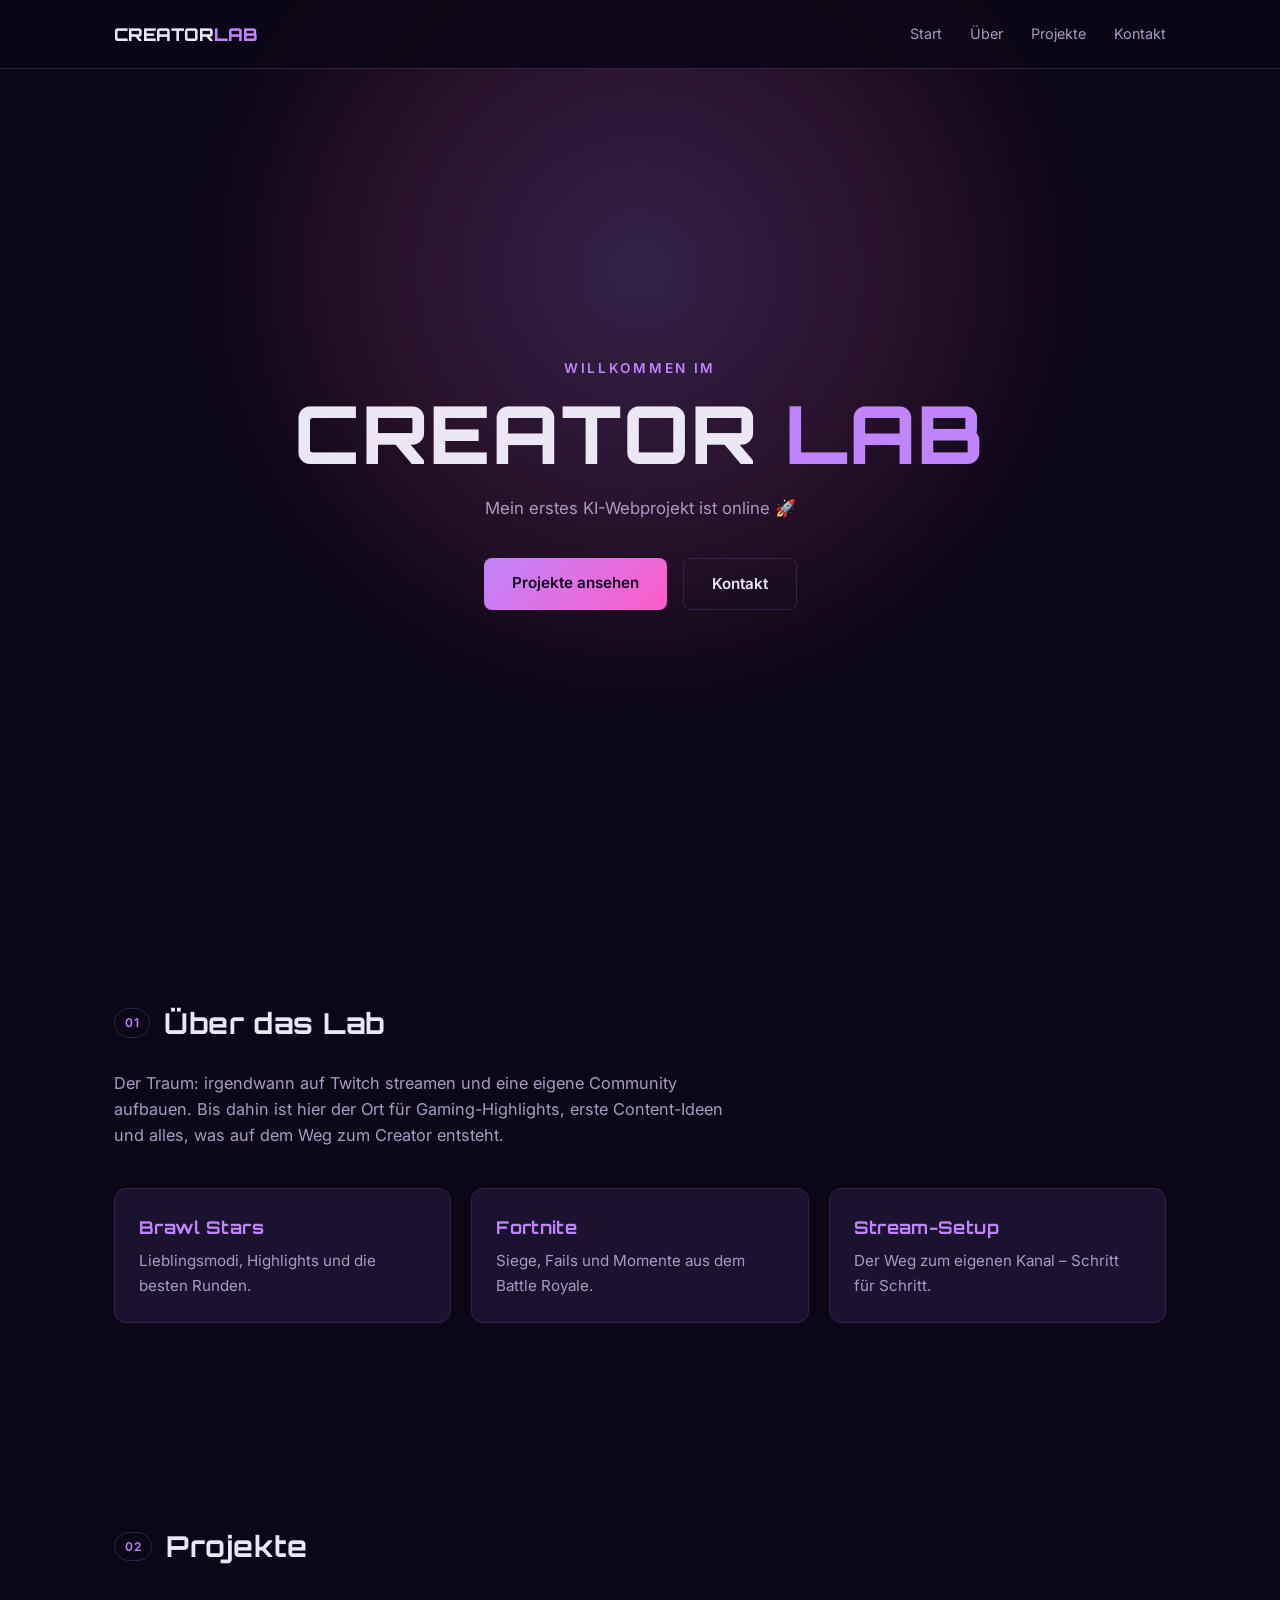
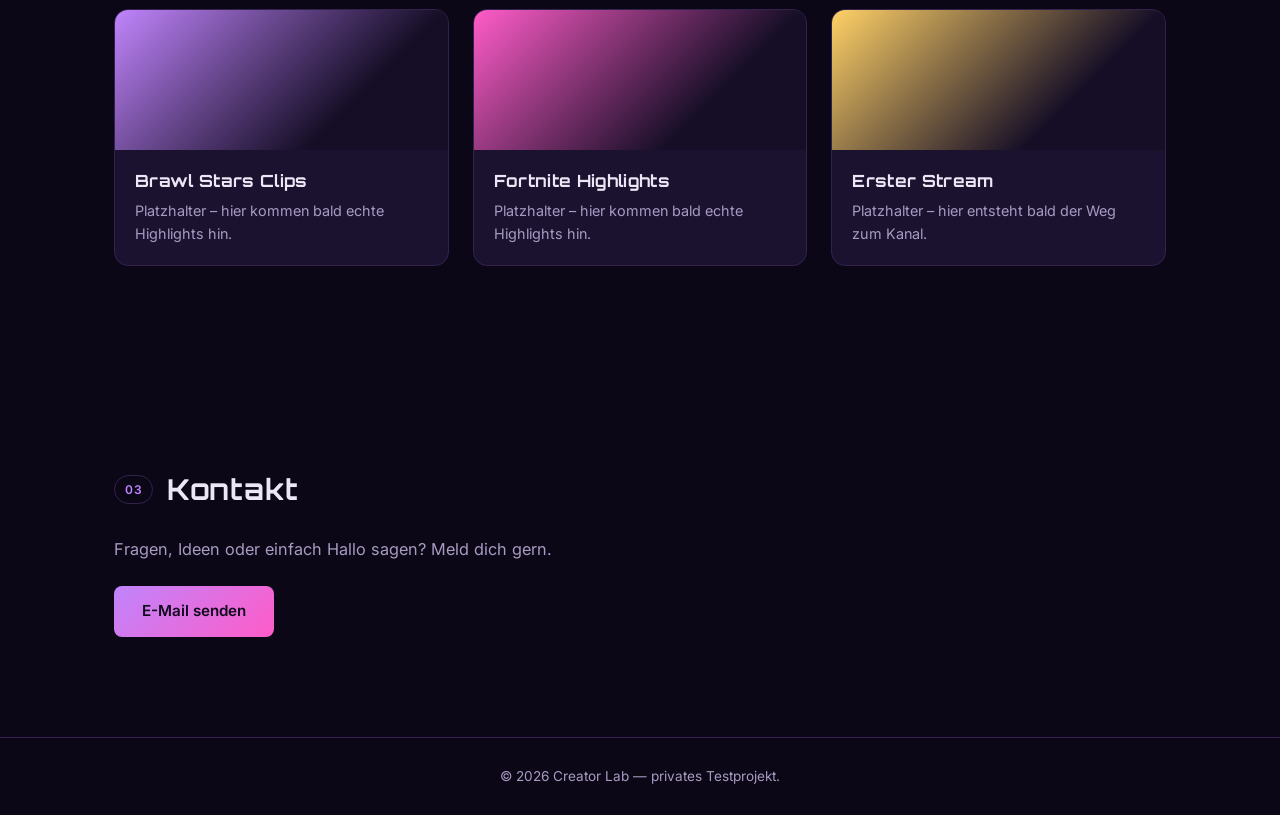
<file: index.html>
<!DOCTYPE html>
<html lang="de">
<head>
  <meta charset="UTF-8" />
  <meta name="viewport" content="width=device-width, initial-scale=1.0" />
  <title>Creator Lab</title>
  <meta name="description" content="Creator Lab – Gaming, Streaming und der Weg zum eigenen Content mit Brawl Stars und Fortnite." />
  <link rel="preconnect" href="https://fonts.googleapis.com" />
  <link rel="preconnect" href="https://fonts.gstatic.com" crossorigin />
  <link href="https://fonts.googleapis.com/css2?family=Orbitron:wght@600;800&family=Inter:wght@400;500;600&display=swap" rel="stylesheet" />
  <link rel="stylesheet" href="style.css" />
</head>
<body>

  <header class="site-header">
    <nav class="nav container">
      <a href="#top" class="logo">CREATOR<span>LAB</span></a>
      <button class="nav-toggle" aria-label="Menü öffnen" aria-expanded="false">
        <span></span><span></span><span></span>
      </button>
      <ul class="nav-links">
        <li><a href="#top">Start</a></li>
        <li><a href="#about">Über</a></li>
        <li><a href="#projects">Projekte</a></li>
        <li><a href="#contact">Kontakt</a></li>
      </ul>
    </nav>
  </header>

  <main>
    <section id="top" class="hero">
      <div class="hero-glow"></div>
      <div class="container hero-content">
        <p class="eyebrow">WILLKOMMEN IM</p>
        <h1>CREATOR <span>LAB</span></h1>
        <p class="hero-text">
          Mein erstes KI-Webprojekt ist online 🚀
        </p>
        <div class="hero-actions">
          <a href="#projects" class="btn btn-primary">Projekte ansehen</a>
          <a href="#contact" class="btn btn-ghost">Kontakt</a>
        </div>
      </div>
    </section>

    <section id="about" class="about">
      <div class="container">
        <h2><span class="tag">01</span> Über das Lab</h2>
        <p class="section-text">
          Der Traum: irgendwann auf Twitch streamen und eine eigene Community
          aufbauen. Bis dahin ist hier der Ort für Gaming-Highlights, erste
          Content-Ideen und alles, was auf dem Weg zum Creator entsteht.
        </p>
        <div class="about-grid">
          <div class="about-card">
            <h3>Brawl Stars</h3>
            <p>Lieblingsmodi, Highlights und die besten Runden.</p>
          </div>
          <div class="about-card">
            <h3>Fortnite</h3>
            <p>Siege, Fails und Momente aus dem Battle Royale.</p>
          </div>
          <div class="about-card">
            <h3>Stream-Setup</h3>
            <p>Der Weg zum eigenen Kanal – Schritt für Schritt.</p>
          </div>
        </div>
      </div>
    </section>

    <section id="projects" class="projects">
      <div class="container">
        <h2><span class="tag">02</span> Projekte</h2>
        <div class="project-grid">
          <article class="project-card">
            <div class="project-thumb thumb-1"></div>
            <h3>Brawl Stars Clips</h3>
            <p>Platzhalter – hier kommen bald echte Highlights hin.</p>
          </article>
          <article class="project-card">
            <div class="project-thumb thumb-2"></div>
            <h3>Fortnite Highlights</h3>
            <p>Platzhalter – hier kommen bald echte Highlights hin.</p>
          </article>
          <article class="project-card">
            <div class="project-thumb thumb-3"></div>
            <h3>Erster Stream</h3>
            <p>Platzhalter – hier entsteht bald der Weg zum Kanal.</p>
          </article>
        </div>
      </div>
    </section>

    <section id="contact" class="contact">
      <div class="container">
        <h2><span class="tag">03</span> Kontakt</h2>
        <p class="section-text">Fragen, Ideen oder einfach Hallo sagen? Meld dich gern.</p>
        <a href="mailto:chrigi.davatz@gmail.com" class="btn btn-primary">E-Mail senden</a>
      </div>
    </section>
  </main>

  <footer class="site-footer">
    <div class="container">
      <p>&copy; <span id="year"></span> Creator Lab — privates Testprojekt.</p>
    </div>
  </footer>

  <script src="script.js"></script>
</body>
</html>
</file>
<file: style.css>
:root {
  --bg: #0c0716;
  --bg-soft: #150e26;
  --card: #1b1230;
  --border: #33224e;
  --text: #ece7f5;
  --text-dim: #a89bc2;
  --accent: #c084fc;
  --accent-2: #ff5cc8;
  --gold: #ffd166;
  --font-display: 'Orbitron', sans-serif;
  --font-body: 'Inter', system-ui, sans-serif;
}

* { margin: 0; padding: 0; box-sizing: border-box; }

html { scroll-behavior: smooth; }

body {
  background: var(--bg);
  color: var(--text);
  font-family: var(--font-body);
  line-height: 1.6;
}

.container {
  width: 100%;
  max-width: 1100px;
  margin: 0 auto;
  padding: 0 24px;
}

a { color: inherit; text-decoration: none; }

h1, h2, h3 { font-family: var(--font-display); letter-spacing: 0.02em; }

/* Header */
.site-header {
  position: fixed;
  top: 0;
  left: 0;
  right: 0;
  z-index: 100;
  background: rgba(12, 7, 22, 0.92);
  border-bottom: 1px solid var(--border);
}

.nav {
  display: flex;
  align-items: center;
  justify-content: space-between;
  height: 68px;
}

.logo {
  font-family: var(--font-display);
  font-weight: 800;
  font-size: 1.1rem;
  color: var(--text);
}
.logo span { color: var(--accent); }

.nav-links {
  display: flex;
  gap: 28px;
  list-style: none;
}
.nav-links a {
  font-size: 0.9rem;
  color: var(--text-dim);
  transition: color 0.2s;
}
.nav-links a:hover { color: var(--accent); }

.nav-toggle {
  display: none;
  flex-direction: column;
  justify-content: center;
  gap: 5px;
  width: 32px;
  height: 32px;
  background: none;
  border: none;
  cursor: pointer;
}
.nav-toggle span {
  display: block;
  height: 2px;
  background: var(--text);
  border-radius: 2px;
}

/* Hero */
.hero {
  position: relative;
  min-height: 100vh;
  display: flex;
  align-items: center;
  overflow: hidden;
  padding-top: 68px;
}

.hero-glow {
  position: absolute;
  top: -20%;
  left: 50%;
  transform: translateX(-50%);
  width: 900px;
  height: 900px;
  background: radial-gradient(circle, rgba(192, 132, 252, 0.22), rgba(255, 92, 200, 0.12) 40%, transparent 70%);
  filter: blur(10px);
  pointer-events: none;
}

.hero-content { position: relative; z-index: 1; text-align: center; }

.eyebrow {
  color: var(--accent);
  font-size: 0.85rem;
  letter-spacing: 0.2em;
  margin-bottom: 12px;
  font-weight: 600;
}

.hero h1 {
  font-size: clamp(2.5rem, 8vw, 5rem);
  font-weight: 800;
  line-height: 1.05;
  margin-bottom: 20px;
}
.hero h1 span { color: var(--accent); }

.hero-text {
  color: var(--text-dim);
  max-width: 560px;
  margin: 0 auto 36px;
  font-size: 1.05rem;
}

.hero-actions {
  display: flex;
  gap: 16px;
  justify-content: center;
  flex-wrap: wrap;
}

.btn {
  display: inline-block;
  padding: 13px 28px;
  border-radius: 8px;
  font-weight: 600;
  font-size: 0.95rem;
  transition: transform 0.15s, box-shadow 0.15s, background 0.15s;
}
.btn-primary {
  background: linear-gradient(135deg, var(--accent), var(--accent-2));
  color: #100a1f;
}
.btn-primary:hover {
  transform: translateY(-2px);
  box-shadow: 0 8px 24px rgba(192, 132, 252, 0.3);
}
.btn-ghost {
  border: 1px solid var(--border);
  color: var(--text);
}
.btn-ghost:hover { border-color: var(--accent); color: var(--accent); }

/* Sections */
section:not(.hero) { padding: 100px 0; }

h2 {
  font-size: 1.8rem;
  display: flex;
  align-items: center;
  gap: 14px;
  margin-bottom: 24px;
}
.tag {
  font-size: 0.75rem;
  color: var(--accent);
  border: 1px solid var(--border);
  padding: 4px 10px;
  border-radius: 999px;
  font-family: var(--font-body);
  font-weight: 600;
}

.section-text {
  color: var(--text-dim);
  max-width: 640px;
  font-size: 1.02rem;
}

/* About */
.about-grid {
  display: grid;
  grid-template-columns: repeat(3, 1fr);
  gap: 20px;
  margin-top: 40px;
}
.about-card {
  background: var(--card);
  border: 1px solid var(--border);
  border-radius: 12px;
  padding: 24px;
}
.about-card h3 {
  color: var(--accent);
  font-size: 1.1rem;
  margin-bottom: 8px;
}
.about-card p { color: var(--text-dim); font-size: 0.95rem; }

/* Projects */
.project-grid {
  display: grid;
  grid-template-columns: repeat(3, 1fr);
  gap: 24px;
  margin-top: 40px;
}
.project-card {
  background: var(--card);
  border: 1px solid var(--border);
  border-radius: 14px;
  overflow: hidden;
  transition: transform 0.2s, border-color 0.2s;
}
.project-card:hover {
  transform: translateY(-4px);
  border-color: var(--accent);
}
.project-thumb {
  height: 140px;
  background: var(--bg-soft);
}
.thumb-1 { background: linear-gradient(135deg, #c084fc 0%, #150e26 70%); }
.thumb-2 { background: linear-gradient(135deg, #ff5cc8 0%, #150e26 70%); }
.thumb-3 { background: linear-gradient(135deg, #ffd166 0%, #150e26 70%); }
.project-card h3 { font-size: 1.05rem; padding: 18px 20px 4px; }
.project-card p { color: var(--text-dim); font-size: 0.9rem; padding: 0 20px 20px; }

/* Contact */
.contact { text-align: left; }
.contact .btn { margin-top: 24px; }

/* Footer */
.site-footer {
  border-top: 1px solid var(--border);
  padding: 28px 0;
  color: var(--text-dim);
  font-size: 0.85rem;
  text-align: center;
}

/* Responsive */
@media (max-width: 800px) {
  .about-grid, .project-grid { grid-template-columns: 1fr; }
}

@media (max-width: 640px) {
  .nav-toggle { display: flex; }
  .nav-links {
    position: absolute;
    top: 68px;
    left: 0;
    right: 0;
    background: var(--bg-soft);
    border-bottom: 1px solid var(--border);
    flex-direction: column;
    padding: 20px 24px;
    gap: 18px;
    display: none;
  }
  .nav-links.open { display: flex; }
}
</file>
